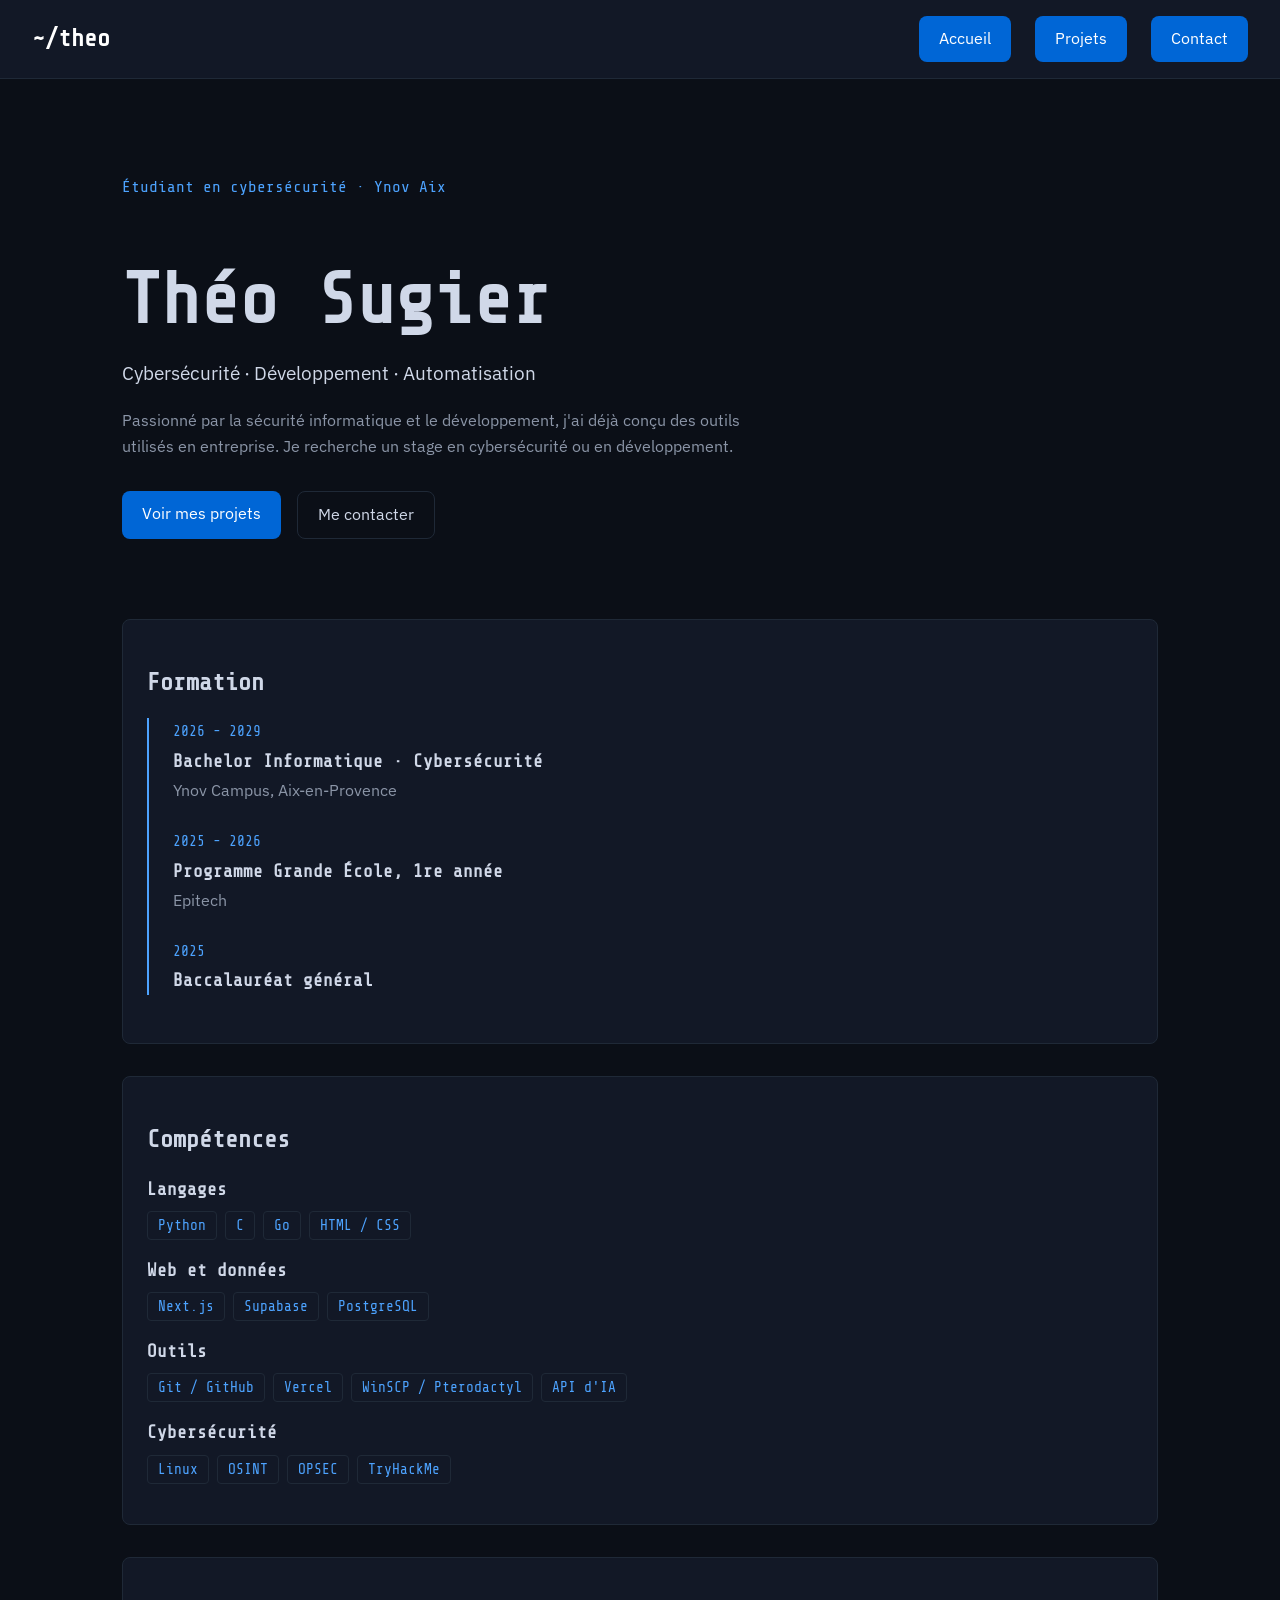
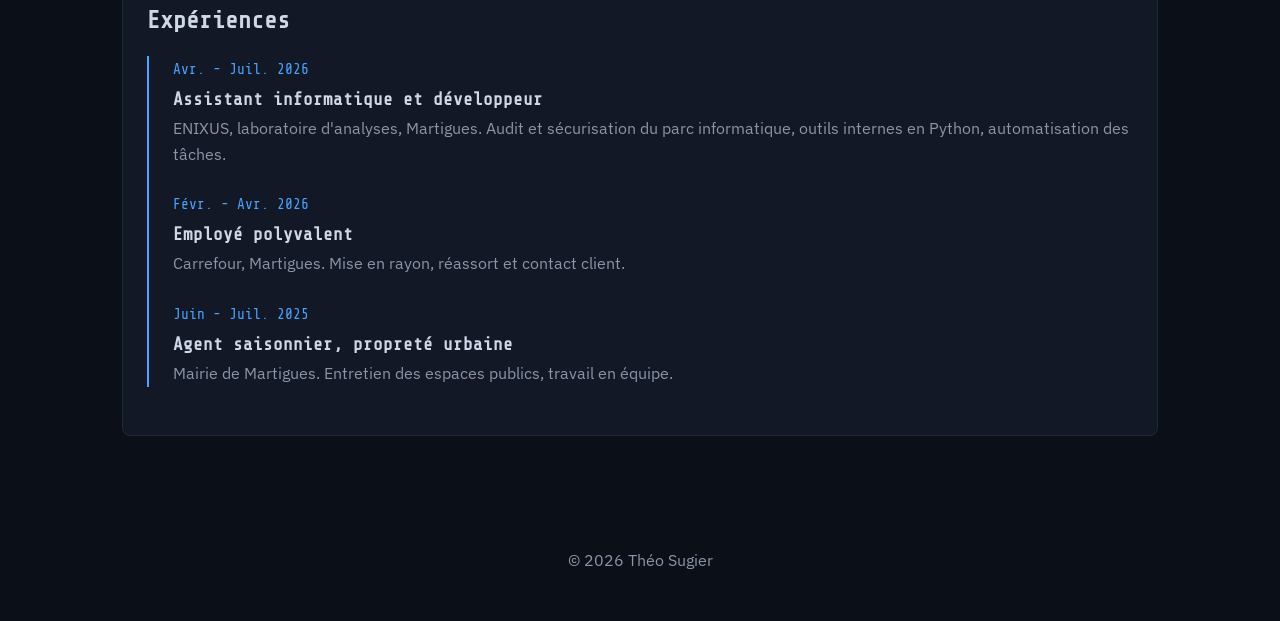
<file: index.html>
<!DOCTYPE html>
<html lang="fr">
<head>
    <meta charset="UTF-8">
    <meta name="viewport" content="width=device-width, initial-scale=1.0">
    <title>Sugier Théo Portfolio</title>
    <link rel="preconnect" href="https://fonts.googleapis.com">
    <link rel="preconnect" href="https://fonts.gstatic.com" crossorigin>
    <link href="https://fonts.googleapis.com/css2?family=IBM+Plex+Sans:wght@400;600&family=Share+Tech+Mono&display=swap" rel="stylesheet">
    <link rel="stylesheet" href="assets/css/style.css">
</head>
<body>

    <header>
    <a href="index.html" class="logo">~/theo</a>
    <nav>
        <ul>
            <li><a href="index.html" class="bouton-arrondi">Accueil</a></li>
            <li><a href="projets.html" class="bouton-arrondi">Projets</a></li>
            <li><a href="contact.html" class="bouton-arrondi">Contact</a></li>
        </ul>
    </nav>
    </header>

    <main>
        <section class="presentation">
            <p class="petit-titre">Étudiant en cybersécurité · Ynov Aix</p>
            <h1>Théo Sugier</h1>
            <p class="accroche">Cybersécurité · Développement · Automatisation</p>
            <p>Passionné par la sécurité informatique et le développement, j'ai déjà conçu des outils utilisés en entreprise. Je recherche un stage en cybersécurité ou en développement.</p>
            <div class="boutons">
                <a href="projets.html" class="bouton-arrondi">Voir mes projets</a>
                <a href="contact.html" class="bouton-contour">Me contacter</a>
            </div>
        </section>

        <section class="parcours">
            <h2>Formation</h2>
            <ul class="timeline">
                <li>
                    <span class="date">2026 - 2029</span>
                    <h3>Bachelor Informatique · Cybersécurité</h3>
                    <p>Ynov Campus, Aix-en-Provence</p>
                </li>
                <li>
                    <span class="date">2025 - 2026</span>
                    <h3>Programme Grande École, 1re année</h3>
                    <p>Epitech</p>
                </li>
                <li>
                    <span class="date">2025</span>
                    <h3>Baccalauréat général</h3>
                </li>
            </ul>
        </section>

        <section class="competences">
            <h2>Compétences</h2>
            <h3>Langages</h3>
            <ul class="tags">
                <li>Python</li>
                <li>C</li>
                <li>Go</li>
                <li>HTML / CSS</li>
            </ul>
            <h3>Web et données</h3>
            <ul class="tags">
                <li>Next.js</li>
                <li>Supabase</li>
                <li>PostgreSQL</li>
            </ul>
            <h3>Outils</h3>
            <ul class="tags">
                <li>Git / GitHub</li>
                <li>Vercel</li>
                <li>WinSCP / Pterodactyl</li>
                <li>API d'IA</li>
            </ul>
            <h3>Cybersécurité</h3>
            <ul class="tags">
                <li>Linux</li>
                <li>OSINT</li>
                <li>OPSEC</li>
                <li>TryHackMe</li>
            </ul>
        </section>

        <section class="experience">
            <h2>Expériences</h2>
            <ul class="timeline">
                <li>
                    <span class="date">Avr. - Juil. 2026</span>
                    <h3>Assistant informatique et développeur</h3>
                    <p>ENIXUS, laboratoire d'analyses, Martigues. Audit et sécurisation du parc informatique, outils internes en Python, automatisation des tâches.</p>
                </li>
                <li>
                    <span class="date">Févr. - Avr. 2026</span>
                    <h3>Employé polyvalent</h3>
                    <p>Carrefour, Martigues. Mise en rayon, réassort et contact client.</p>
                </li>
                <li>
                    <span class="date">Juin - Juil. 2025</span>
                    <h3>Agent saisonnier, propreté urbaine</h3>
                    <p>Mairie de Martigues. Entretien des espaces publics, travail en équipe.</p>
                </li>
            </ul>
        </section>
    </main>

    <footer>
        <p>© 2026 Théo Sugier</p>
    </footer>
</body>
</html>
</file>
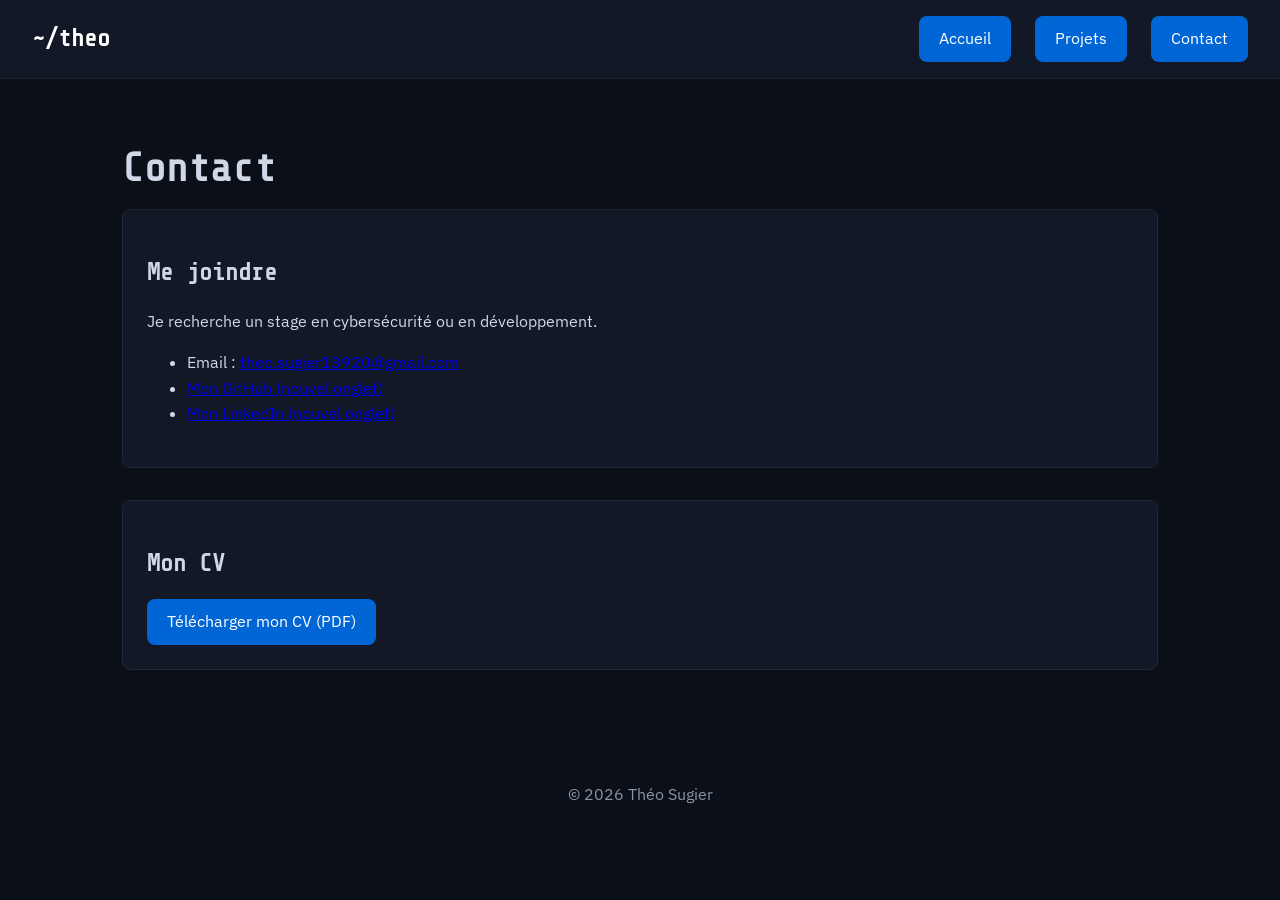
<file: contact.html>
<!DOCTYPE html>
<html lang="fr">
<head>
    <meta charset="UTF-8">
    <meta name="viewport" content="width=device-width, initial-scale=1.0">
    <title>Contact - Théo Sugier</title>
    <link rel="preconnect" href="https://fonts.googleapis.com">
    <link rel="preconnect" href="https://fonts.gstatic.com" crossorigin>
    <link href="https://fonts.googleapis.com/css2?family=IBM+Plex+Sans:wght@400;600&family=Share+Tech+Mono&display=swap" rel="stylesheet">
    <link rel="stylesheet" href="assets/css/style.css">
</head>
<body>

    <header>
    <a href="index.html" class="logo">~/theo</a>
    <nav>
        <ul>
            <li><a href="index.html" class="bouton-arrondi">Accueil</a></li>
            <li><a href="projets.html" class="bouton-arrondi">Projets</a></li>
            <li><a href="contact.html" class="bouton-arrondi">Contact</a></li>
        </ul>
    </nav>
    </header>

    <main>
        <h1>Contact</h1>

        <section>
            <h2>Me joindre</h2>
            <p>Je recherche un stage en cybersécurité ou en développement.</p>
            <ul>
                <li>Email : <a href="mailto:theo.sugier13920@gmail.com">theo.sugier13920@gmail.com</a></li>
                <li><a href="https://github.com/theosugier" target="_blank" rel="noopener">Mon GitHub (nouvel onglet)</a></li>
                <li><a href="https://www.linkedin.com/in/theo-sugier-002635386" target="_blank" rel="noopener">Mon LinkedIn (nouvel onglet)</a></li>
            </ul>
        </section>

        <section>
            <h2>Mon CV</h2>
            <a href="assets/docs/CV_Theo_Sugier.pdf" class="bouton-arrondi" download>Télécharger mon CV (PDF)</a>
        </section>
    </main>

    <footer>
        <p>© 2026 Théo Sugier</p>
    </footer>
</body>
</html>
</file>
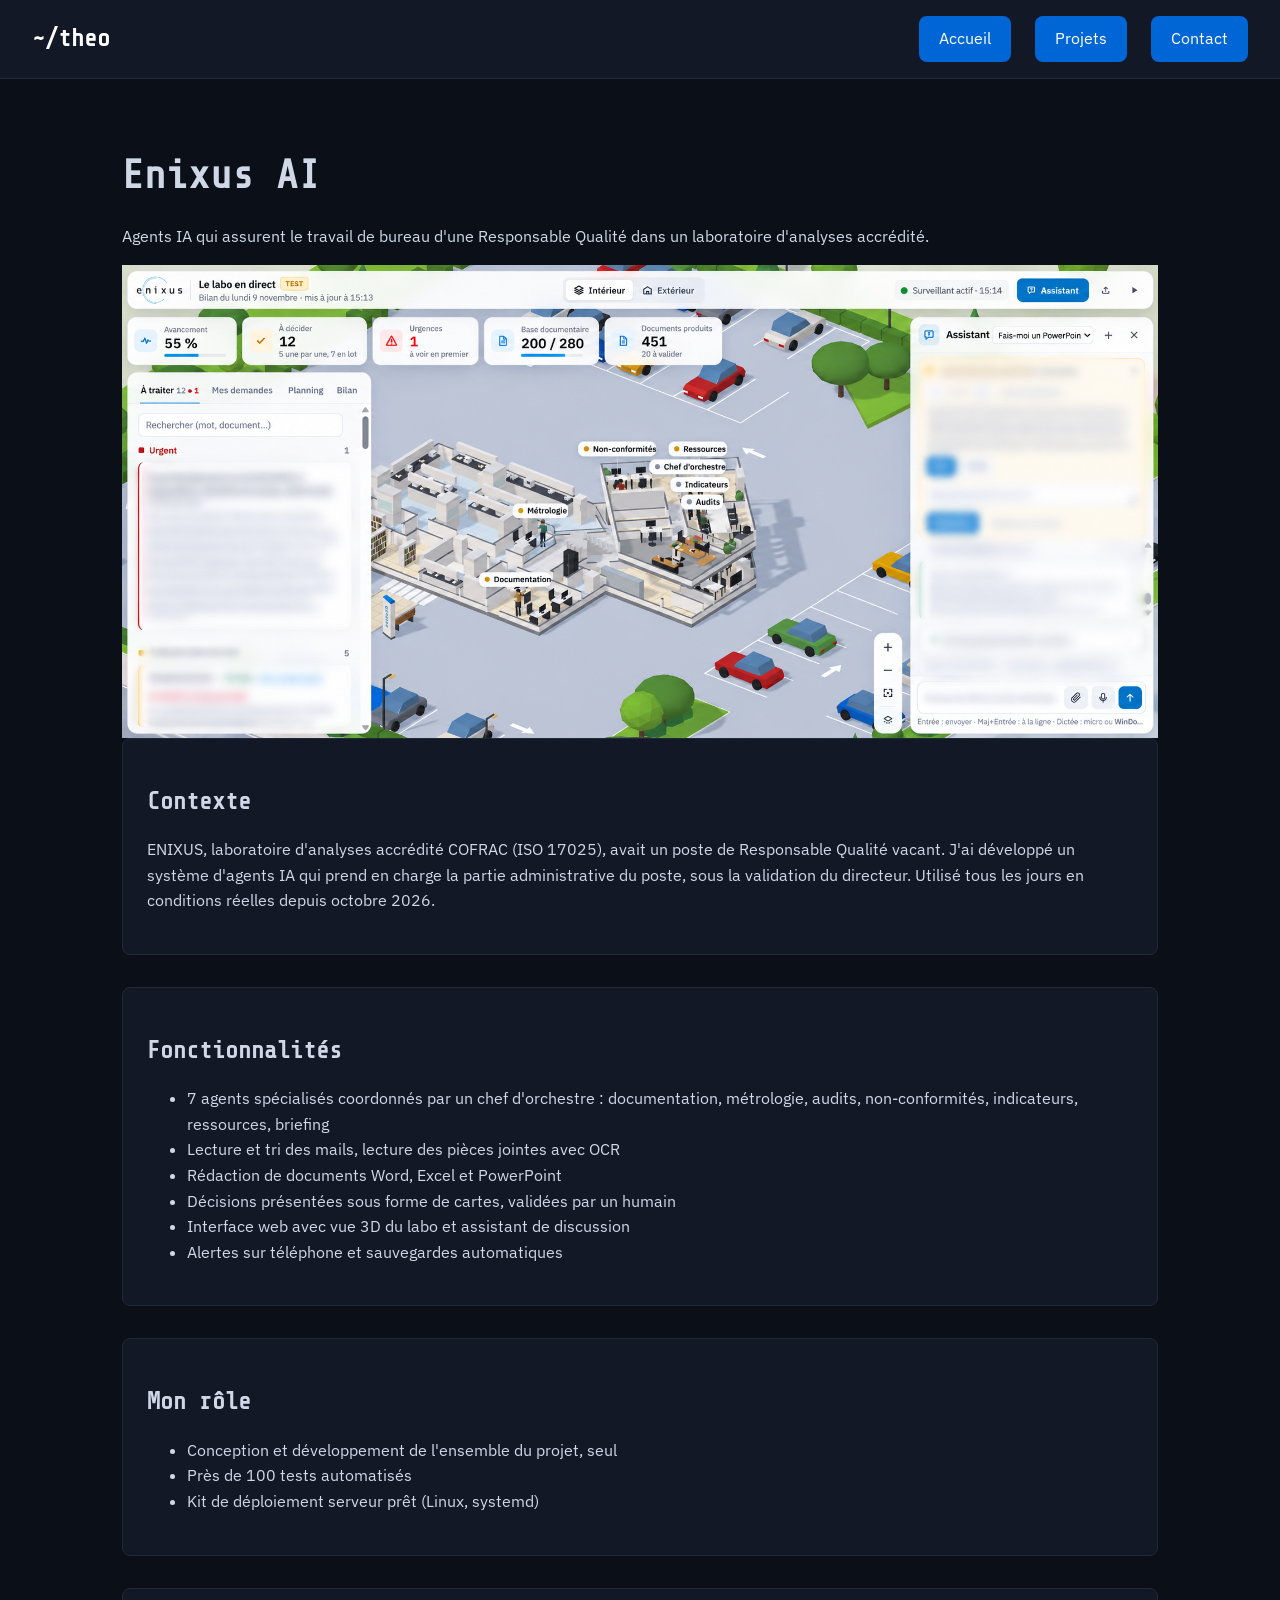
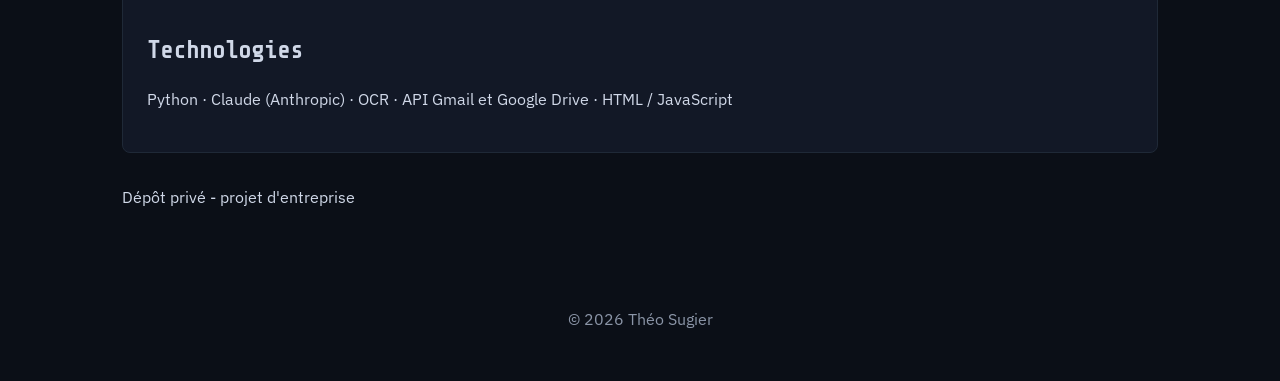
<file: projet-enixus-ai.html>
<!DOCTYPE html>
<html lang="fr">
<head>
    <meta charset="UTF-8">
    <meta name="viewport" content="width=device-width, initial-scale=1.0">
    <title>Enixus AI - Théo Sugier</title>
    <link rel="preconnect" href="https://fonts.googleapis.com">
    <link rel="preconnect" href="https://fonts.gstatic.com" crossorigin>
    <link href="https://fonts.googleapis.com/css2?family=IBM+Plex+Sans:wght@400;600&family=Share+Tech+Mono&display=swap" rel="stylesheet">
    <link rel="stylesheet" href="assets/css/style.css">
</head>
<body>

    <header>
    <a href="index.html" class="logo">~/theo</a>
    <nav>
        <ul>
            <li><a href="index.html" class="bouton-arrondi">Accueil</a></li>
            <li><a href="projets.html" class="bouton-arrondi">Projets</a></li>
            <li><a href="contact.html" class="bouton-arrondi">Contact</a></li>
        </ul>
    </nav>
    </header>

    <main>
        <article>
            <h1>Enixus AI</h1>
            <p>Agents IA qui assurent le travail de bureau d'une Responsable Qualité dans un laboratoire d'analyses accrédité.</p>

            <img src="assets/img/enixus.jpg" alt="Tableau de bord d'Enixus AI : indicateurs du jour et vue 3D du laboratoire où travaillent les agents">

            <section>
                <h2>Contexte</h2>
                <p>ENIXUS, laboratoire d'analyses accrédité COFRAC (ISO 17025), avait un poste de Responsable Qualité vacant. J'ai développé un système d'agents IA qui prend en charge la partie administrative du poste, sous la validation du directeur. Utilisé tous les jours en conditions réelles depuis octobre 2026.</p>
            </section>

            <section>
                <h2>Fonctionnalités</h2>
                <ul>
                    <li>7 agents spécialisés coordonnés par un chef d'orchestre : documentation, métrologie, audits, non-conformités, indicateurs, ressources, briefing</li>
                    <li>Lecture et tri des mails, lecture des pièces jointes avec OCR</li>
                    <li>Rédaction de documents Word, Excel et PowerPoint</li>
                    <li>Décisions présentées sous forme de cartes, validées par un humain</li>
                    <li>Interface web avec vue 3D du labo et assistant de discussion</li>
                    <li>Alertes sur téléphone et sauvegardes automatiques</li>
                </ul>
            </section>

            <section>
                <h2>Mon rôle</h2>
                <ul>
                    <li>Conception et développement de l'ensemble du projet, seul</li>
                    <li>Près de 100 tests automatisés</li>
                    <li>Kit de déploiement serveur prêt (Linux, systemd)</li>
                </ul>
            </section>

            <section>
                <h2>Technologies</h2>
                <p>Python · Claude (Anthropic) · OCR · API Gmail et Google Drive · HTML / JavaScript</p>
            </section>

            <p>Dépôt privé - projet d'entreprise</p>
        </article>
    </main>

    <footer>
        <p>© 2026 Théo Sugier</p>
    </footer>
</body>
</html>
</file>
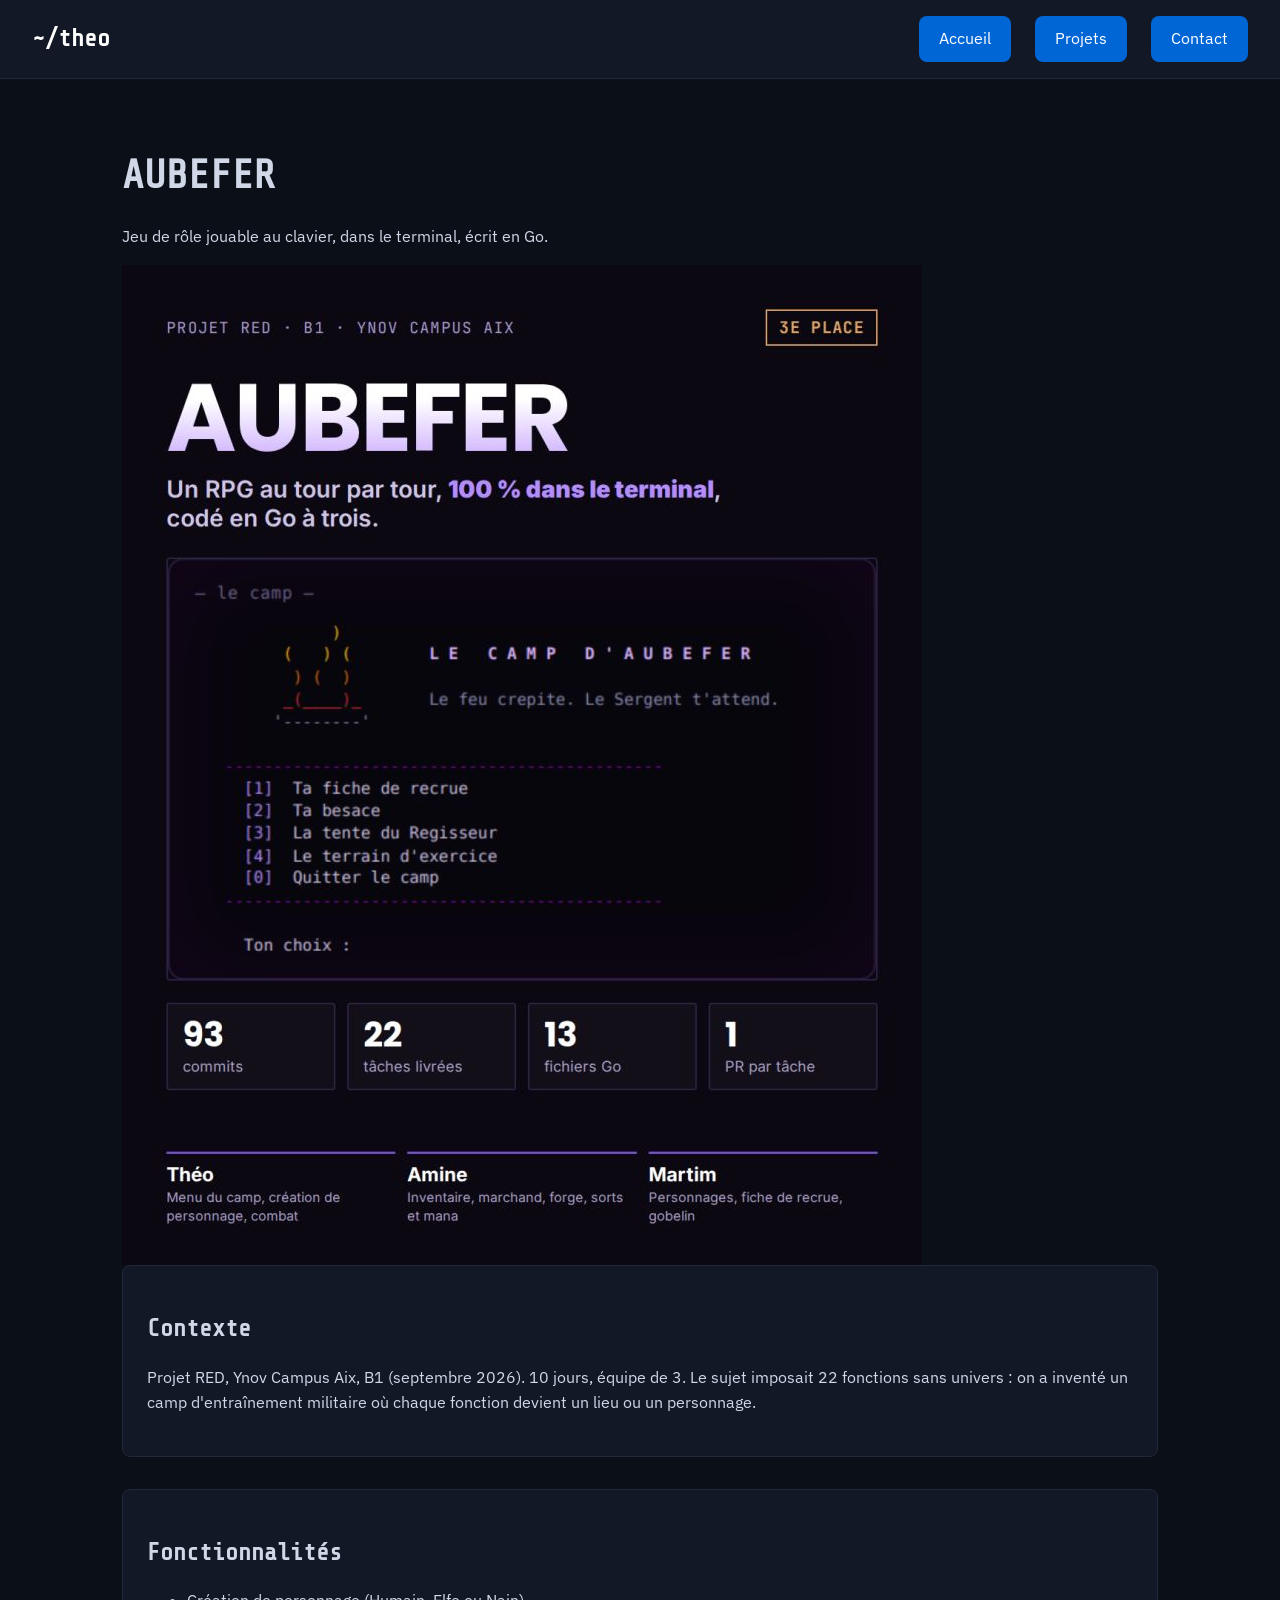
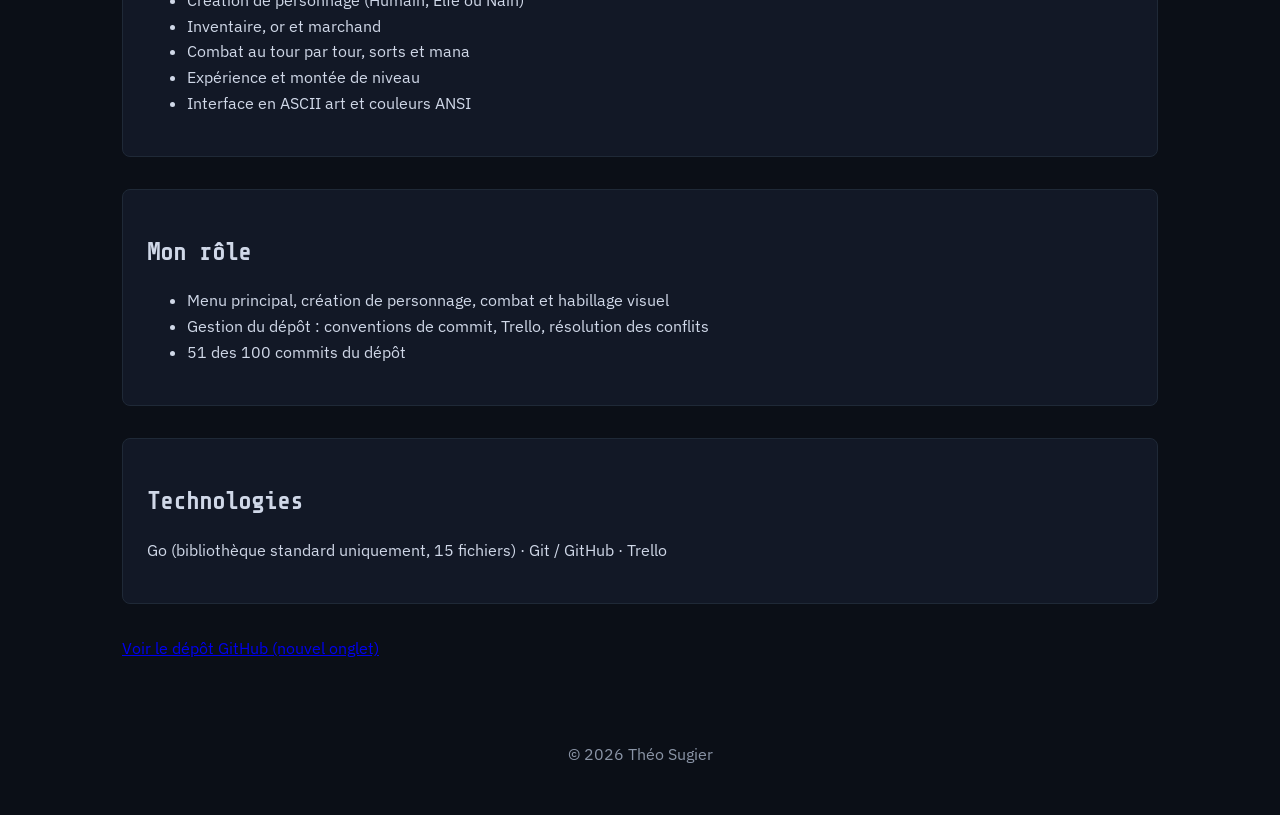
<file: projet-red.html>
<!DOCTYPE html>
<html lang="fr">
<head>
    <meta charset="UTF-8">
    <meta name="viewport" content="width=device-width, initial-scale=1.0">
    <title>AUBEFER - Théo Sugier</title>
    <link rel="preconnect" href="https://fonts.googleapis.com">
    <link rel="preconnect" href="https://fonts.gstatic.com" crossorigin>
    <link href="https://fonts.googleapis.com/css2?family=IBM+Plex+Sans:wght@400;600&family=Share+Tech+Mono&display=swap" rel="stylesheet">
    <link rel="stylesheet" href="assets/css/style.css">
</head>
<body>

    <header>
    <a href="index.html" class="logo">~/theo</a>
    <nav>
        <ul>
            <li><a href="index.html" class="bouton-arrondi">Accueil</a></li>
            <li><a href="projets.html" class="bouton-arrondi">Projets</a></li>
            <li><a href="contact.html" class="bouton-arrondi">Contact</a></li>
        </ul>
    </nav>
    </header>

    <main>
        <article>
            <h1>AUBEFER</h1>
            <p>Jeu de rôle jouable au clavier, dans le terminal, écrit en Go.</p>

            <img src="assets/img/aubefer.png" alt="Présentation d'AUBEFER : menu du camp dans le terminal, statistiques du projet et rôles de l'équipe">

            <section>
                <h2>Contexte</h2>
                <p>Projet RED, Ynov Campus Aix, B1 (septembre 2026). 10 jours, équipe de 3. Le sujet imposait 22 fonctions sans univers : on a inventé un camp d'entraînement militaire où chaque fonction devient un lieu ou un personnage.</p>
            </section>

            <section>
                <h2>Fonctionnalités</h2>
                <ul>
                    <li>Création de personnage (Humain, Elfe ou Nain)</li>
                    <li>Inventaire, or et marchand</li>
                    <li>Combat au tour par tour, sorts et mana</li>
                    <li>Expérience et montée de niveau</li>
                    <li>Interface en ASCII art et couleurs ANSI</li>
                </ul>
            </section>

            <section>
                <h2>Mon rôle</h2>
                <ul>
                    <li>Menu principal, création de personnage, combat et habillage visuel</li>
                    <li>Gestion du dépôt : conventions de commit, Trello, résolution des conflits</li>
                    <li>51 des 100 commits du dépôt</li>
                </ul>
            </section>

            <section>
                <h2>Technologies</h2>
                <p>Go (bibliothèque standard uniquement, 15 fichiers) · Git / GitHub · Trello</p>
            </section>

            <a href="https://github.com/theosugier/ProjetRed_Theo_Amine_Martim" target="_blank" rel="noopener">
                Voir le dépôt GitHub (nouvel onglet)
            </a>
        </article>
    </main>

    <footer>
        <p>© 2026 Théo Sugier</p>
    </footer>
</body>
</html>
</file>
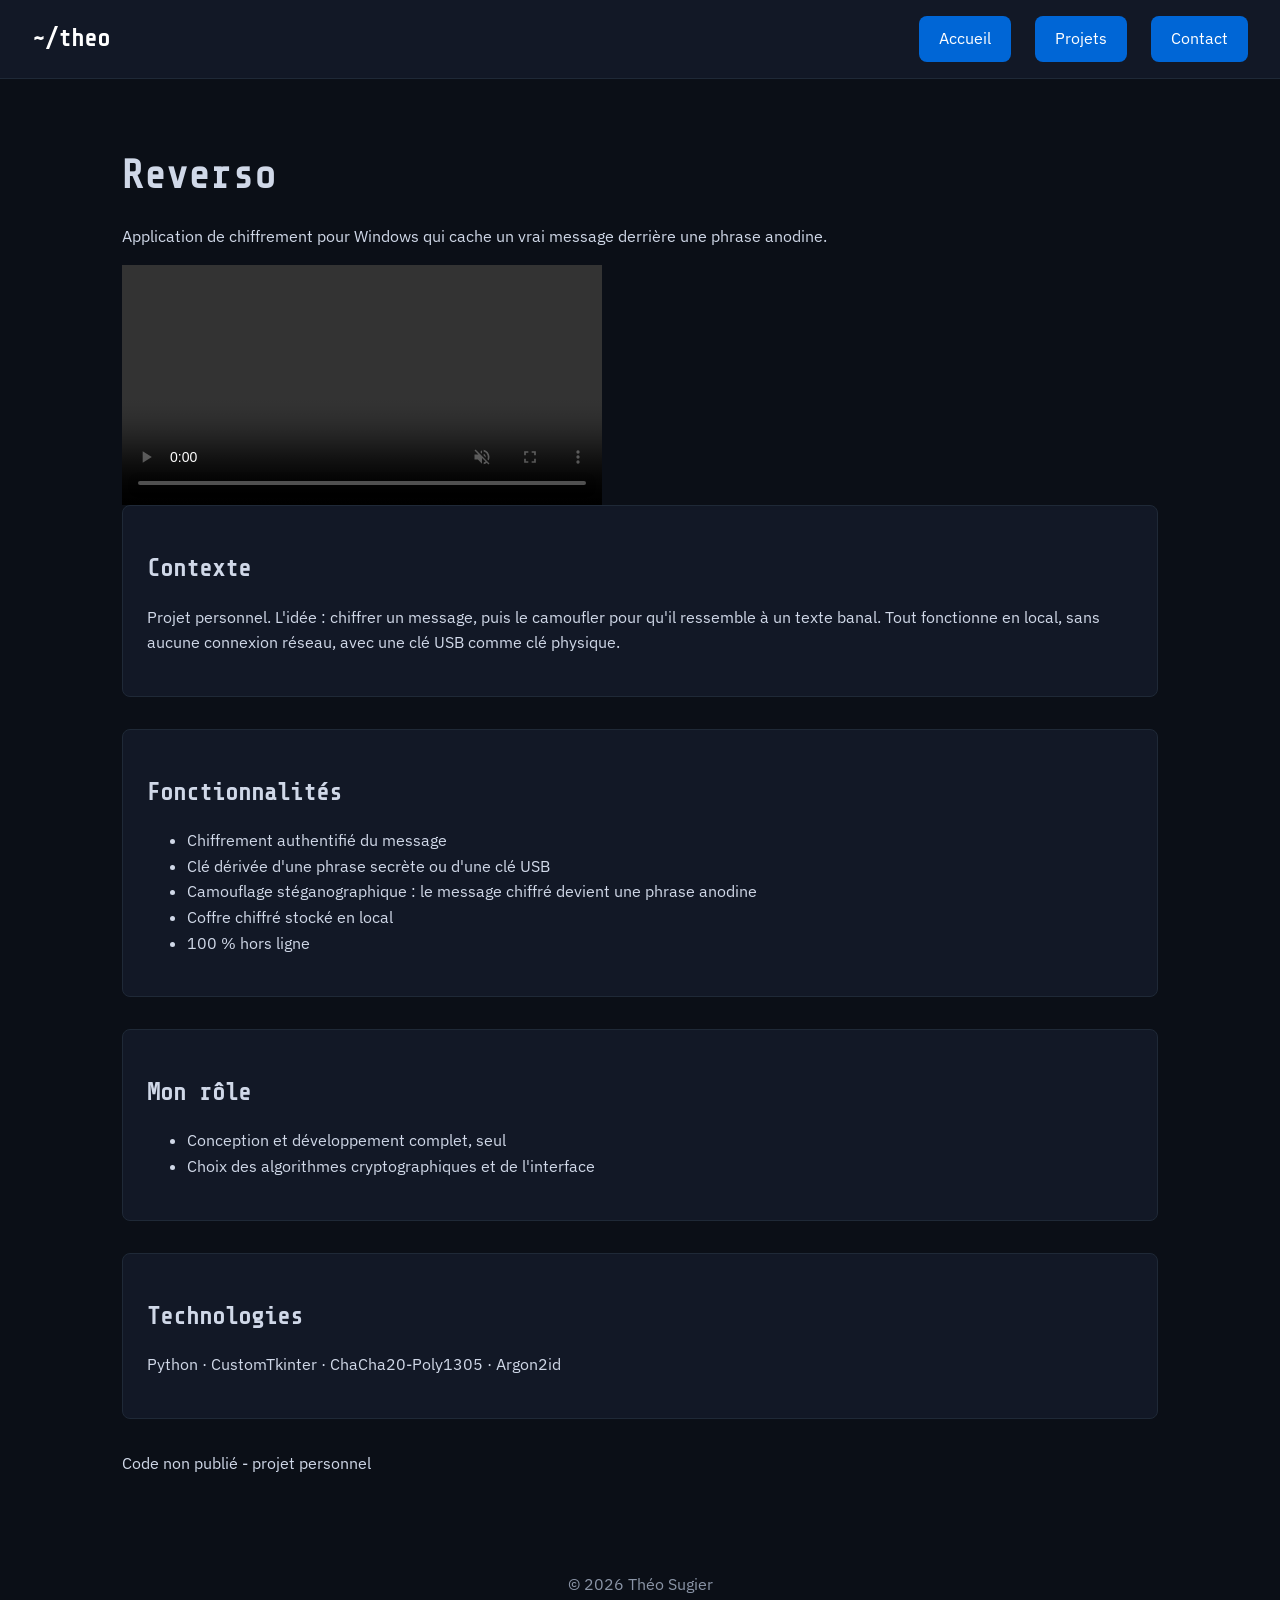
<file: projet-reverso.html>
<!DOCTYPE html>
<html lang="fr">
<head>
    <meta charset="UTF-8">
    <meta name="viewport" content="width=device-width, initial-scale=1.0">
    <title>Reverso - Théo Sugier</title>
    <link rel="preconnect" href="https://fonts.googleapis.com">
    <link rel="preconnect" href="https://fonts.gstatic.com" crossorigin>
    <link href="https://fonts.googleapis.com/css2?family=IBM+Plex+Sans:wght@400;600&family=Share+Tech+Mono&display=swap" rel="stylesheet">
    <link rel="stylesheet" href="assets/css/style.css">
</head>
<body>

    <header>
    <a href="index.html" class="logo">~/theo</a>
    <nav>
        <ul>
            <li><a href="index.html" class="bouton-arrondi">Accueil</a></li>
            <li><a href="projets.html" class="bouton-arrondi">Projets</a></li>
            <li><a href="contact.html" class="bouton-arrondi">Contact</a></li>
        </ul>
    </nav>
    </header>

    <main>
        <article>
            <h1>Reverso</h1>
            <p>Application de chiffrement pour Windows qui cache un vrai message derrière une phrase anodine.</p>

            <video controls autoplay muted loop playsinline width="480">
                <source src="assets/img/leurre.mp4" type="video/mp4">
                Votre navigateur ne lit pas les vidéos.
            </video>

            <section>
                <h2>Contexte</h2>
                <p>Projet personnel. L'idée : chiffrer un message, puis le camoufler pour qu'il ressemble à un texte banal. Tout fonctionne en local, sans aucune connexion réseau, avec une clé USB comme clé physique.</p>
            </section>

            <section>
                <h2>Fonctionnalités</h2>
                <ul>
                    <li>Chiffrement authentifié du message</li>
                    <li>Clé dérivée d'une phrase secrète ou d'une clé USB</li>
                    <li>Camouflage stéganographique : le message chiffré devient une phrase anodine</li>
                    <li>Coffre chiffré stocké en local</li>
                    <li>100 % hors ligne</li>
                </ul>
            </section>

            <section>
                <h2>Mon rôle</h2>
                <ul>
                    <li>Conception et développement complet, seul</li>
                    <li>Choix des algorithmes cryptographiques et de l'interface</li>
                </ul>
            </section>

            <section>
                <h2>Technologies</h2>
                <p>Python · CustomTkinter · ChaCha20-Poly1305 · Argon2id</p>
            </section>

            <p>Code non publié - projet personnel</p>
        </article>
    </main>

    <footer>
        <p>© 2026 Théo Sugier</p>
    </footer>
</body>
</html>
</file>
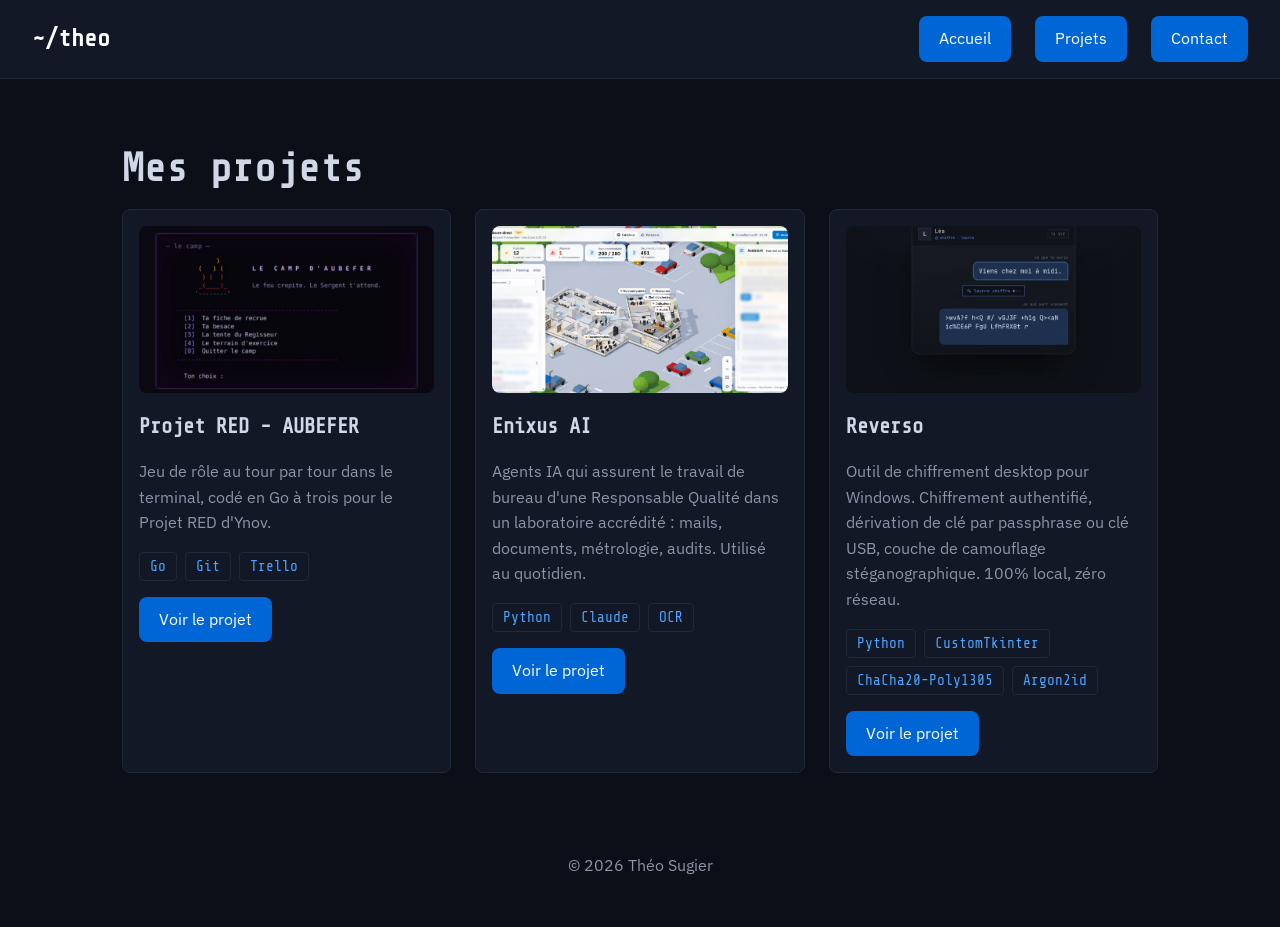
<file: projets.html>
<!DOCTYPE html>
<html lang="fr">
<head>
    <meta charset="UTF-8">
    <meta name="viewport" content="width=device-width, initial-scale=1.0">
    <title>Projets - Théo Sugier</title>
    <link rel="preconnect" href="https://fonts.googleapis.com">
    <link rel="preconnect" href="https://fonts.gstatic.com" crossorigin>
    <link href="https://fonts.googleapis.com/css2?family=IBM+Plex+Sans:wght@400;600&family=Share+Tech+Mono&display=swap" rel="stylesheet">
    <link rel="stylesheet" href="assets/css/style.css">
</head>
<body>

    <header>
    <a href="index.html" class="logo">~/theo</a>
    <nav>
        <ul>
            <li><a href="index.html" class="bouton-arrondi">Accueil</a></li>
            <li><a href="projets.html" class="bouton-arrondi">Projets</a></li>
            <li><a href="contact.html" class="bouton-arrondi">Contact</a></li>
        </ul>
    </nav>
    </header>

    <main>
        <h1>Mes projets</h1>

        <div class="projets-liste">
            <article class="carte-projet">
                <img src="assets/img/aubefer.png" alt="Menu du camp d'AUBEFER dans le terminal" class="couverture">
                <h2>Projet RED - AUBEFER</h2>
                <p>Jeu de rôle au tour par tour dans le terminal, codé en Go à trois pour le Projet RED d'Ynov.</p>
                <ul class="tags">
                    <li>Go</li>
                    <li>Git</li>
                    <li>Trello</li>
                </ul>
                <a href="projet-red.html" class="bouton-arrondi">Voir le projet</a>
            </article>

            <article class="carte-projet">
                <img src="assets/img/enixus.jpg" alt="Tableau de bord d'Enixus AI avec la vue 3D du laboratoire" class="couverture">
                <h2>Enixus AI</h2>
                <p>Agents IA qui assurent le travail de bureau d'une Responsable Qualité dans un laboratoire accrédité : mails, documents, métrologie, audits. Utilisé au quotidien.</p>
                <ul class="tags">
                    <li>Python</li>
                    <li>Claude</li>
                    <li>OCR</li>
                </ul>
                <a href="projet-enixus-ai.html" class="bouton-arrondi">Voir le projet</a>
            </article>

            <article class="carte-projet">
                <img src="assets/img/leurre.jpg" alt="Interface de l'application Reverso" class="couverture">
                <h2>Reverso</h2>
                <p>Outil de chiffrement desktop pour Windows. Chiffrement authentifié, dérivation de clé par passphrase ou clé USB, couche de camouflage stéganographique. 100% local, zéro réseau.</p>
                <ul class="tags">
                    <li>Python</li>
                    <li>CustomTkinter</li>
                    <li>ChaCha20-Poly1305</li>
                    <li>Argon2id</li>
                </ul>
                <a href="projet-reverso.html" class="bouton-arrondi">Voir le projet</a>
            </article>
        </div>
    </main>

    <footer>
        <p>© 2026 Théo Sugier</p>
    </footer>
</body>
</html>
</file>
<file: assets/css/style.css>
:root { /* mes couleurs, je change ici et ca change partout */
    --fond: #0b0f17;
    --fond-carte: #121826;
    --bordure: #1f2937;
    --texte: #d0d8e8;
    --texte-doux: #8b95a7;
    --accent: #4da3ff;
    --bouton: #0066d6;
}

* { /* toutes les balises */
    box-sizing: border-box;
}

body { /* toute la page */
    margin: 0;
    font-family: "IBM Plex Sans", Arial, sans-serif;
    line-height: 1.6;
    background: var(--fond);
    color: var(--texte);
}

h1, h2, h3, .logo { /* police style terminal juste pour les titres */
    font-family: "Share Tech Mono", monospace;
}

header { /* barre en haut page logo & menu  */
    display: flex;
    flex-direction: column; /* sur tel je met le logo au dessus du menu */
    gap: 0.75rem;
    justify-content: space-between; /* TS a gauche menu a droite */
    padding: 1rem;
    align-items: center; /* centre TS */
    background-color: var(--fond-carte);
    border-bottom: 1px solid var(--bordure);
}

nav ul { /* bloc nav interieur */
    list-style: none;
    padding: 0;
    margin: 0;
    display: flex;
    flex-wrap: wrap; /* si ya pas la place ca passe a la ligne */
    justify-content: center;
    gap: 0.75rem;
}

main {
    max-width: 1100px; /* le texte s'etale plus sur tout l'ecran */
    margin: 0 auto;
    padding: 1rem;
}

section {
    margin-bottom: 2rem;
    background-color: var(--fond-carte);
    padding: 1.5rem;
    border-radius: 8px;
    border: 1px solid var(--bordure);
}

.bouton-arrondi {
  display: inline-block;
  padding: 10px 20px;
  background-color: var(--bouton); /* bleu un peu plus fonce pour que le texte se lise bien */
  color: white;
  text-decoration: none;
  border-radius: 8px; /* arrondit les coins */
  transition: background-color 0.3s;
}

.bouton-arrondi:hover {
  background-color: #004A9E;
}   

.logo {
    font-size: 1.5rem;
    font-weight: 700;
    color: white;
    text-decoration: none;
}

h1 {
    font-size: 2.5rem;
    margin-bottom: 0.5rem;
}

h2 {
    font-size: 1.5rem;
    margin-bottom: 1rem;
}

h3 {
    font-size: 1.1rem;
    margin-top: 1rem;
    margin-bottom: 0.5rem;
}

footer {
    text-align: center;
    padding: 2rem;
    color: var(--texte-doux);
}


img, video { /* pour que ca deborde pas */
    max-width: 100%;
    height: auto;
    display: block;
}

.couverture { /* toutes les images de projet meme taille */
    width: 100%;
    aspect-ratio: 16 / 9;
    object-fit: cover;
    border-radius: 8px;
    margin-bottom: 1rem;
}

.presentation { /* le haut de l'accueil, pas de carte autour */
    background-color: transparent;
    border: none;
    padding: 3rem 0;
}

.presentation h1 {
    font-size: clamp(2.5rem, 1.5rem + 5vw, 4.5rem); /* grossit avec l'ecran mais reste entre 2 bornes */
    line-height: 1.1;
}

.presentation p {
    max-width: 650px;
    color: var(--texte-doux);
}

.presentation .petit-titre { /* .presentation devant sinon le gris du paragraphe gagne */
    font-family: "Share Tech Mono", monospace;
    color: var(--accent);
    margin-bottom: 0.5rem;
}

.presentation .accroche {
    font-size: 1.2rem;
    color: var(--texte);
}

.boutons {
    display: flex;
    flex-wrap: wrap;
    gap: 1rem;
    margin-top: 2rem;
}

.bouton-contour { /* bouton secondaire, juste le contour */
    display: inline-block;
    padding: 10px 20px;
    border: 1px solid var(--bordure);
    border-radius: 8px;
    color: var(--texte);
    text-decoration: none;
    transition: border-color 0.3s, color 0.3s;
}

.bouton-contour:hover {
    border-color: var(--accent);
    color: var(--accent);
}

/* ---- page projets ---- */

.projets-liste { /* 3 colonnes sur pc, 1 sur tel, sans media query */
    display: grid;
    grid-template-columns: repeat(auto-fit, minmax(280px, 1fr));
    gap: 1.5rem;
}

.carte-projet {
    background-color: var(--fond-carte);
    border: 1px solid var(--bordure);
    border-radius: 8px;
    padding: 1rem;
    transition: transform 0.2s ease, border-color 0.2s ease;
}

.carte-projet:hover,
.carte-projet:focus-within { /* la carte monte un peu quand on passe dessus */
    transform: translateY(-4px);
    border-color: var(--accent);
}

.carte-projet h2 {
    font-size: 1.3rem;
    margin-bottom: 0.5rem;
}

.carte-projet p {
    color: var(--texte-doux);
}

/* ---- tags (technos des projets et competences) ---- */

.tags {
    list-style: none;
    padding: 0;
    margin: 0 0 1rem 0;
    display: flex;
    flex-wrap: wrap;
    gap: 0.5rem;
}

.tags li {
    font-family: "Share Tech Mono", monospace;
    font-size: 0.9rem;
    color: var(--accent);
    border: 1px solid var(--bordure);
    border-radius: 4px;
    padding: 2px 10px;
}

/* ---- timeline formation et experiences ---- */

.timeline {
    list-style: none;
    margin: 0;
    padding-left: 1.5rem;
    border-left: 2px solid var(--accent); /* la ligne a gauche */
}

.timeline li {
    margin-bottom: 1.5rem;
}

.timeline h3 {
    margin: 0.2rem 0;
}

.timeline p {
    margin: 0;
    color: var(--texte-doux);
}

.date {
    font-family: "Share Tech Mono", monospace;
    font-size: 0.9rem;
    color: var(--accent);
}

@media (prefers-reduced-motion: reduce) { /* pas d'animation pour ceux qui l'ont desactive */
    * {
        transition: none;
    }
}

@media (min-width: 768px) { /* sur pc tout sur une ligne */
    header {
        flex-direction: row;
        padding: 1rem 2rem;
    }

    nav ul {
        gap: 1.5rem;
    }

    main {
        padding: 2rem;
    }
}
</file>
